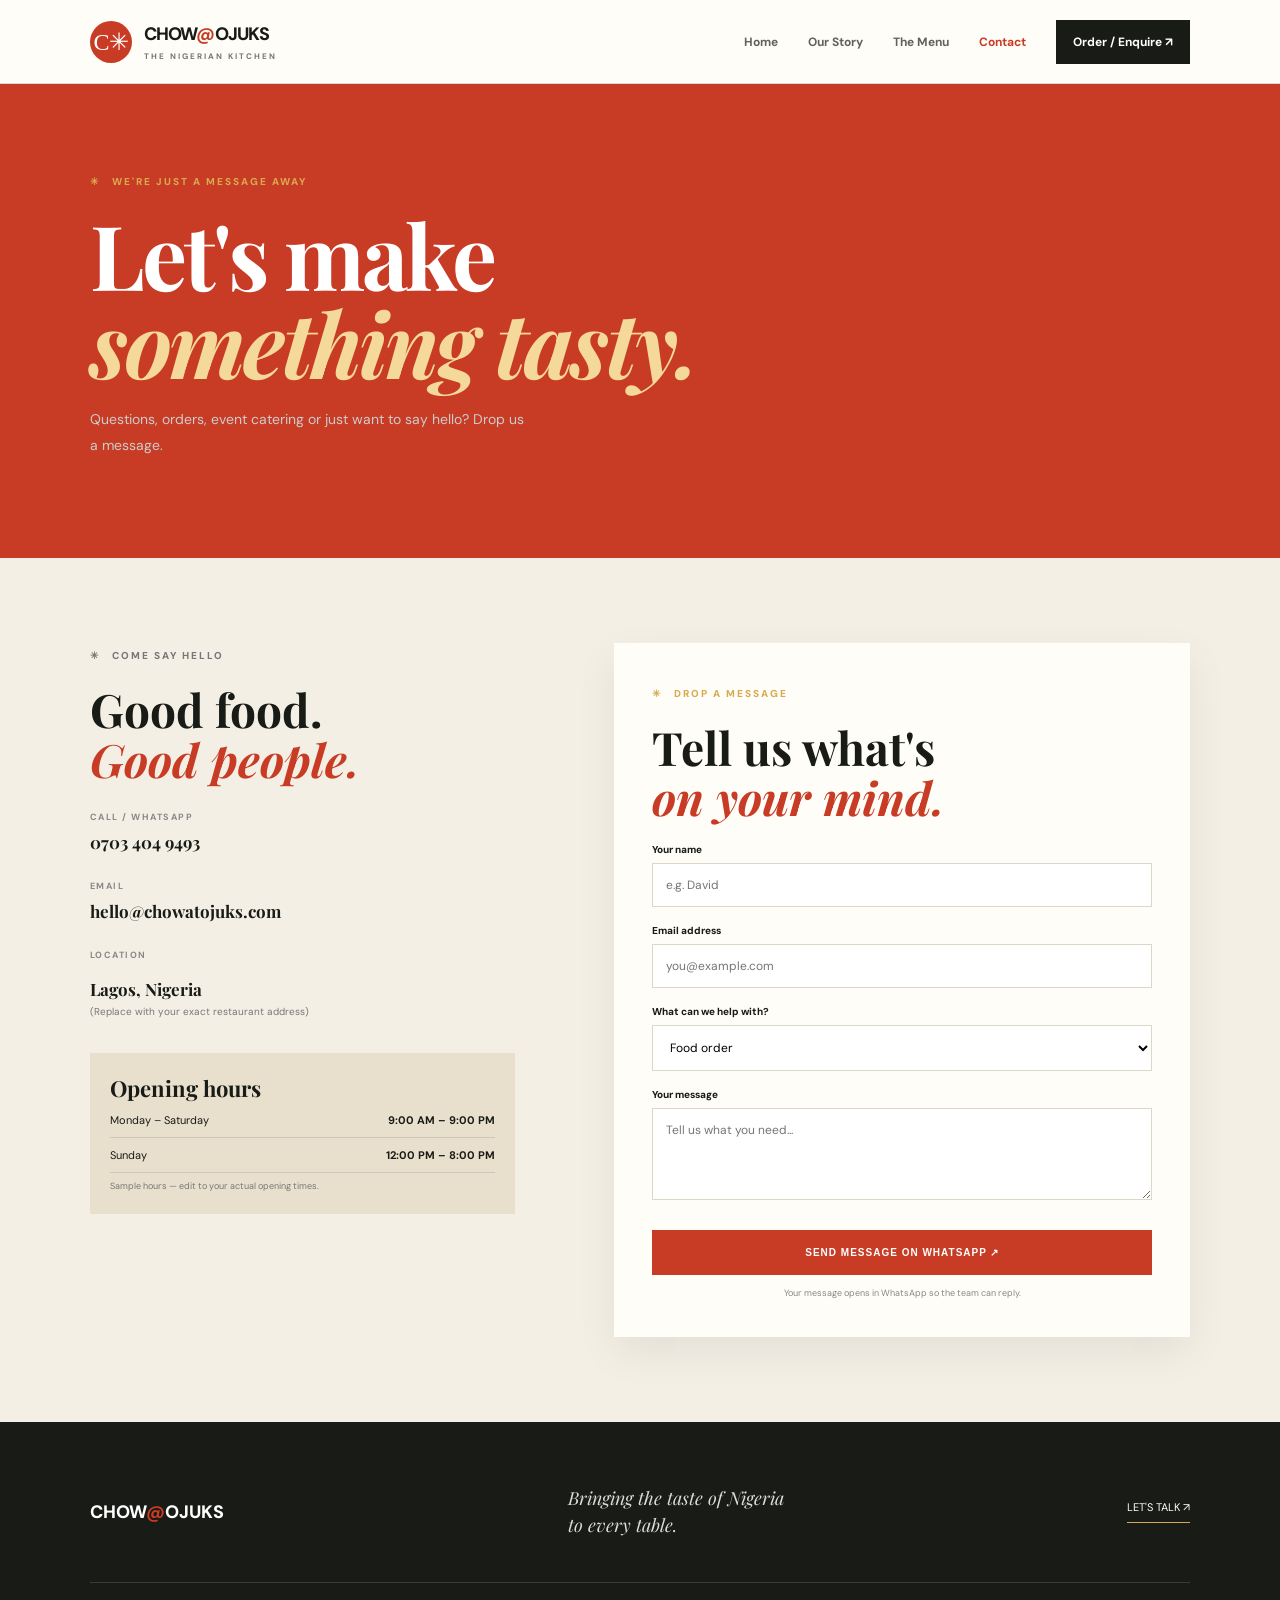
<file: CHOW_AT_OJUKS_WEBSITE_FINAL/CHOW_AT_OJUKS/contact.html>
<!doctype html><html lang="en"><head><meta charset="utf-8"><meta name="viewport" content="width=device-width,initial-scale=1"><title>Contact | CHOW@OJUKS</title><link href="https://fonts.googleapis.com/css2?family=DM+Sans:wght@400;600;700;800&family=Playfair+Display:ital,wght@0,600;0,700;1,600&display=swap" rel="stylesheet"><link rel="stylesheet" href="css/style.css"></head><body><header><a class="brand" href="index.html"><b>C✳</b><span>CHOW<span>@</span>OJUKS<small>THE NIGERIAN KITCHEN</small></span></a><button class="hamb">☰</button><nav><a href="index.html">Home</a><a href="about.html">Our Story</a><a href="menu.html">The Menu</a><a class="active" href="contact.html">Contact</a><a class="navbtn" href="#message">Order / Enquire ↗</a></nav></header><section class="pagehero red"><label>✳ &nbsp; WE'RE JUST A MESSAGE AWAY</label><h1>Let's make<br><em>something tasty.</em></h1><p>Questions, orders, event catering or just want to say hello? Drop us a message.</p></section><section class="contact"><div><label class="darklabel">✳ &nbsp; COME SAY HELLO</label><h2>Good food.<br><em>Good people.</em></h2><h4>CALL / WHATSAPP</h4><a class="detail" href="tel:+2347034049493">0703 404 9493</a><h4>EMAIL</h4><a class="detail" href="mailto:hello@chowatojuks.com">hello@chowatojuks.com</a><h4>LOCATION</h4><p class="detail">Lagos, Nigeria <small>(Replace with your exact restaurant address)</small></p><div class="openhours"><h3>Opening hours</h3><p>Monday – Saturday <b>9:00 AM – 9:00 PM</b></p><p>Sunday <b>12:00 PM – 8:00 PM</b></p><small>Sample hours — edit to your actual opening times.</small></div></div><form id="message"><label>✳ &nbsp; DROP A MESSAGE</label><h2>Tell us what's<br><em>on your mind.</em></h2><span>Your name</span><input id="name" required placeholder="e.g. David"><span>Email address</span><input id="email" type="email" required placeholder="you@example.com"><span>What can we help with?</span><select id="topic"><option>Food order</option><option>Event / catering</option><option>General enquiry</option><option>Feedback</option></select><span>Your message</span><textarea id="messageText" rows="4" required placeholder="Tell us what you need..."></textarea><button class="btn" type="submit">SEND MESSAGE ON WHATSAPP ↗</button><small>Your message opens in WhatsApp so the team can reply.</small></form></section><footer><div class="footbrand">CHOW<span>@</span>OJUKS</div><p>Bringing the taste of Nigeria<br>to every table.</p><a href="#message">LET'S TALK ↗</a><small>© 2026 CHOW@OJUKS · MADE WITH ♥ AND NAIJA SPICE</small></footer><script src="js/main.js"></script></body></html>
</file>
<file: CHOW_AT_OJUKS_WEBSITE_FINAL/CHOW_AT_OJUKS/css/style.css>
:root{--ink:#191b16;--cream:#f4efe5;--paper:#fffdf8;--red:#c83b24;--gold:#d8aa50;--green:#304a36;--muted:#77766e}*{box-sizing:border-box}body{margin:0;background:var(--cream);color:var(--ink);font-family:'DM Sans',sans-serif}a{color:inherit;text-decoration:none}header{height:84px;background:var(--paper);padding:0 7%;display:flex;align-items:center;justify-content:space-between;border-bottom:1px solid #ddd7ca;position:relative;z-index:5}.brand{display:flex;align-items:center;gap:12px;font-size:18px;font-weight:800;letter-spacing:-.8px}.brand>b{background:var(--red);color:white;border-radius:50%;width:42px;height:42px;display:grid;place-items:center;font:24px Georgia}.brand span span,footer .footbrand span{color:var(--red)}.brand small,.footbrand small{display:block;font-size:8px;letter-spacing:2px;color:#777;margin-top:5px}.hamb{display:none;background:none;border:0;font-size:25px}nav{display:flex;align-items:center;gap:30px;font-size:12px;font-weight:700}nav a{color:#62625a}nav a.active,nav a:hover{color:var(--red)}.navbtn{background:var(--ink);color:#fff;padding:14px 17px}.hero{min-height:620px;padding:75px 7%;display:grid;grid-template-columns:1fr 1fr;gap:5%;align-items:center}.hero label,.pagehero label,.manifesto label{font-size:10px;letter-spacing:2px;color:var(--gold);font-weight:800}.hero h1,.pagehero h1{font:700 clamp(60px,7vw,94px)/.98 'Playfair Display';letter-spacing:-3px;margin:24px 0}.hero h1 em,.pagehero h1 em,.section h2 em,.manifesto h2 em,.hours h2 em,.story h2 em,.contact h2 em,form h2 em{color:var(--red)}.hero p,.pagehero p{max-width:440px;color:#6c6b64;font-size:14px;line-height:1.9}.btn{display:inline-block;margin-top:25px;padding:17px 22px;background:var(--red);color:#fff;font-size:10px;letter-spacing:1px;font-weight:800;border:0;cursor:pointer}.rating{margin-top:45px;font-size:9px;letter-spacing:1.3px;color:#777}.rating:first-letter{color:var(--gold)}.heroimg{height:465px;position:relative}.heroimg img{height:100%;width:90%;margin-left:10%;object-fit:cover;border-radius:48% 48% 3px 3px;box-shadow:18px 18px var(--gold)}.stamp{position:absolute;top:38px;left:0;width:100px;height:100px;border-radius:50%;background:var(--red);border:5px solid var(--cream);color:white;display:grid;place-content:center;text-align:center;font:700 24px 'Playfair Display';transform:rotate(-10deg)}.stamp small{font:800 8px 'DM Sans';letter-spacing:1px}.tag{position:absolute;right:0;bottom:30px;background:var(--paper);padding:17px 22px;font-size:10px;line-height:1.7;box-shadow:0 10px 30px #0002}.ticker{background:var(--red);color:#fff;padding:17px;text-align:center;font-size:11px;letter-spacing:2px;font-weight:800}.section,.menusection{padding:95px 7%}.secthead{display:flex;align-items:end;justify-content:space-between;margin-bottom:35px}.darklabel{font-size:10px;letter-spacing:2px;color:#777;font-weight:800}.section h2,.menusection h2{font:700 48px/1.05 'Playfair Display';margin:18px 0}.secthead>a{font-size:10px;font-weight:800;border-bottom:1px solid var(--gold);padding-bottom:8px}.foodgrid{display:grid;grid-template-columns:1.3fr 1fr 1fr;gap:16px}.food{height:390px;position:relative;overflow:hidden;background:#222}.food.big{height:430px}.food img{width:100%;height:100%;object-fit:cover;transition:.5s}.food:hover img{transform:scale(1.06)}.food:after{content:'';position:absolute;inset:30% 0 0;background:linear-gradient(transparent,#000d)}.food div{position:absolute;z-index:1;bottom:22px;left:22px;color:white}.food small,.menugrid small{font-size:8px;letter-spacing:2px;color:var(--gold);font-weight:800}.food h3,.menugrid h3{font:700 23px 'Playfair Display';margin:8px 0}.food p{font-size:11px;color:#eee}.manifesto{display:grid;grid-template-columns:1fr 1fr;background:var(--green);color:#fff;min-height:500px}.manifesto>img{width:100%;height:100%;min-height:500px;object-fit:cover}.manifesto>div{padding:70px 12%;align-self:center}.manifesto h2{font:700 60px/1.05 'Playfair Display';margin:20px 0}.manifesto h2 em{color:var(--gold)}.manifesto p{font-size:13px;line-height:2;color:#ddd;margin-bottom:30px}.lightbtn{background:var(--cream);color:var(--ink);padding:16px 20px;font-size:10px;font-weight:800}.hours{padding:70px 7%;display:grid;grid-template-columns:1fr 1fr auto;align-items:center;gap:30px;background:#e9dfcd}.hours h2{font:700 42px/1.1 'Playfair Display';margin:15px 0}.hours p,.openhours p{display:flex;justify-content:space-between;border-bottom:1px solid #cfc6b7;padding:10px 0;font-size:11px}.hours small,.openhours small{font-size:9px;color:#777}footer{background:var(--ink);color:#fff;padding:45px 7% 20px;display:flex;align-items:center;justify-content:space-between;flex-wrap:wrap;gap:25px}footer .footbrand{font-size:18px;font-weight:800}footer p{font:italic 18px/1.5 'Playfair Display';color:#ddd}footer>a{font-size:11px;border-bottom:1px solid var(--gold);padding-bottom:8px}footer>small{width:100%;border-top:1px solid #ffffff25;padding-top:18px;color:#aaa;font-size:8px;letter-spacing:1px}.pagehero{padding:85px 7%;background:var(--ink);color:white}.pagehero h1{margin:20px 0}.pagehero h1 em{color:var(--gold)}.pagehero p{color:#ccc}.pagehero.green{background:var(--green)}.pagehero.red{background:var(--red)}.pagehero.red h1 em{color:#f5d99a}.story{padding:90px 7%;display:grid;grid-template-columns:1fr 1fr;gap:8%;align-items:center}.story>img{width:100%;height:520px;object-fit:cover}.story h2,.contact h2,form h2{font:700 46px/1.1 'Playfair Display';margin:20px 0}.story p{font-size:13px;line-height:2;color:#6b6a62}.values{display:grid;gap:13px;margin-top:30px;color:var(--red);font-size:10px;letter-spacing:1px}blockquote{margin:0;background:#e9dfcd;padding:75px 20px;text-align:center;font:700 35px/1.3 'Playfair Display'}blockquote em{color:var(--red)}.menusection .secthead>p{max-width:350px;font-size:12px;line-height:1.8;color:#777}.menugrid{display:grid;grid-template-columns:repeat(3,1fr);gap:20px}.menugrid article{background:var(--paper);padding-bottom:22px;overflow:hidden}.menugrid img{width:100%;height:220px;object-fit:cover;display:block;margin-bottom:20px}.menugrid article>small,.menugrid h3,.menugrid p,.menugrid b{margin-left:20px;margin-right:20px}.menugrid h3{margin-top:9px;margin-bottom:8px}.menugrid p{font-size:11px;line-height:1.7;color:#777;min-height:36px}.menugrid b{color:var(--red);font-size:13px}.contact{padding:85px 7%;display:grid;grid-template-columns:.85fr 1.15fr;gap:9%}.contact h4{font-size:9px;letter-spacing:1.5px;color:#888;margin:26px 0 8px}.detail{font:700 17px 'Playfair Display'}.detail small{display:block;font:10px 'DM Sans';color:#777;margin-top:5px}.openhours{margin-top:35px;padding:20px;background:#e9dfcd}.openhours h3{font:700 22px 'Playfair Display';margin:0}.openhours p{margin:0}form{background:var(--paper);padding:38px;box-shadow:0 15px 40px #0001}form>label{font-size:10px;letter-spacing:2px;font-weight:800;color:var(--gold)}form h2{font-size:39px}form>span{display:block;font-size:10px;font-weight:800;margin:17px 0 7px}input,select,textarea{width:100%;padding:13px;border:1px solid #ddd7ca;background:#fff;font:12px 'DM Sans'}textarea{resize:vertical}form .btn{width:100%}form>small{display:block;text-align:center;color:#888;font-size:9px;margin-top:12px}
@media(max-width:800px){header{padding:0 5%;height:75px}.hamb{display:block}nav{display:none;position:absolute;top:75px;left:0;right:0;background:var(--paper);padding:24px;flex-direction:column;align-items:stretch;gap:20px}nav.show{display:flex}.navbtn{text-align:center}.hero{grid-template-columns:1fr;padding:55px 6%}.heroimg{height:390px}.section,.menusection,.story,.contact{padding:65px 6%}.foodgrid{grid-template-columns:1fr 1fr}.food.big{grid-column:span 2}.manifesto{grid-template-columns:1fr}.manifesto>img{height:350px;min-height:350px}.hours{grid-template-columns:1fr 1fr;padding:55px 6%}.hours>.btn{grid-column:span 2;justify-self:start}.story{gap:35px}.story>img{height:400px}.menugrid{grid-template-columns:1fr 1fr}.contact{gap:35px}footer{padding-left:6%;padding-right:6%}}
@media(max-width:540px){.hero h1,.pagehero h1{font-size:59px}.heroimg{height:310px}.secthead{display:block}.secthead>a{display:inline-block;margin-top:15px}.section h2,.menusection h2{font-size:39px}.foodgrid,.menugrid{grid-template-columns:1fr}.food,.food.big{height:330px;grid-column:auto}.manifesto h2{font-size:49px}.hours{grid-template-columns:1fr}.hours>.btn{grid-column:auto}.pagehero{padding:65px 6%}.story,.contact{grid-template-columns:1fr}.story>img{height:330px}.story h2,.contact h2{font-size:39px}blockquote{font-size:28px}.contact form{padding:26px 20px}footer{align-items:flex-start;flex-direction:column}footer>small{line-height:1.7}}
</file>
